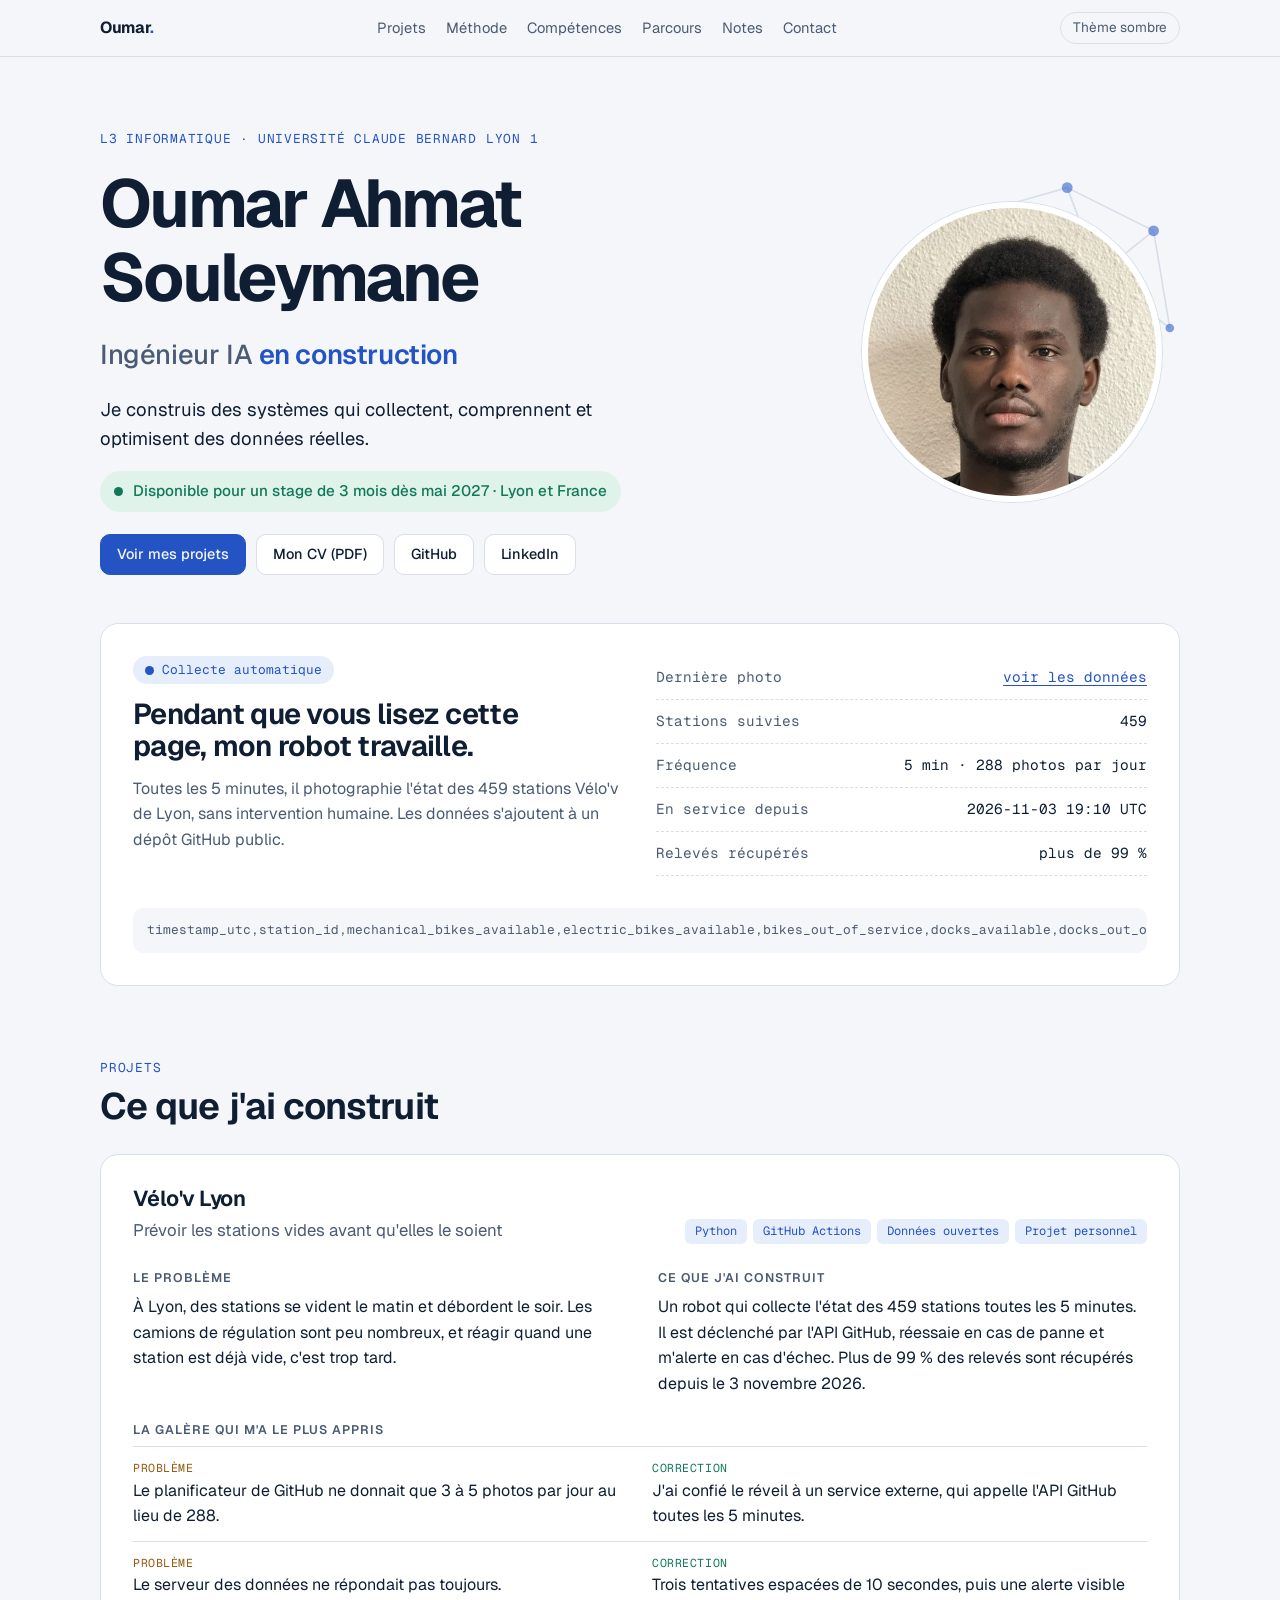
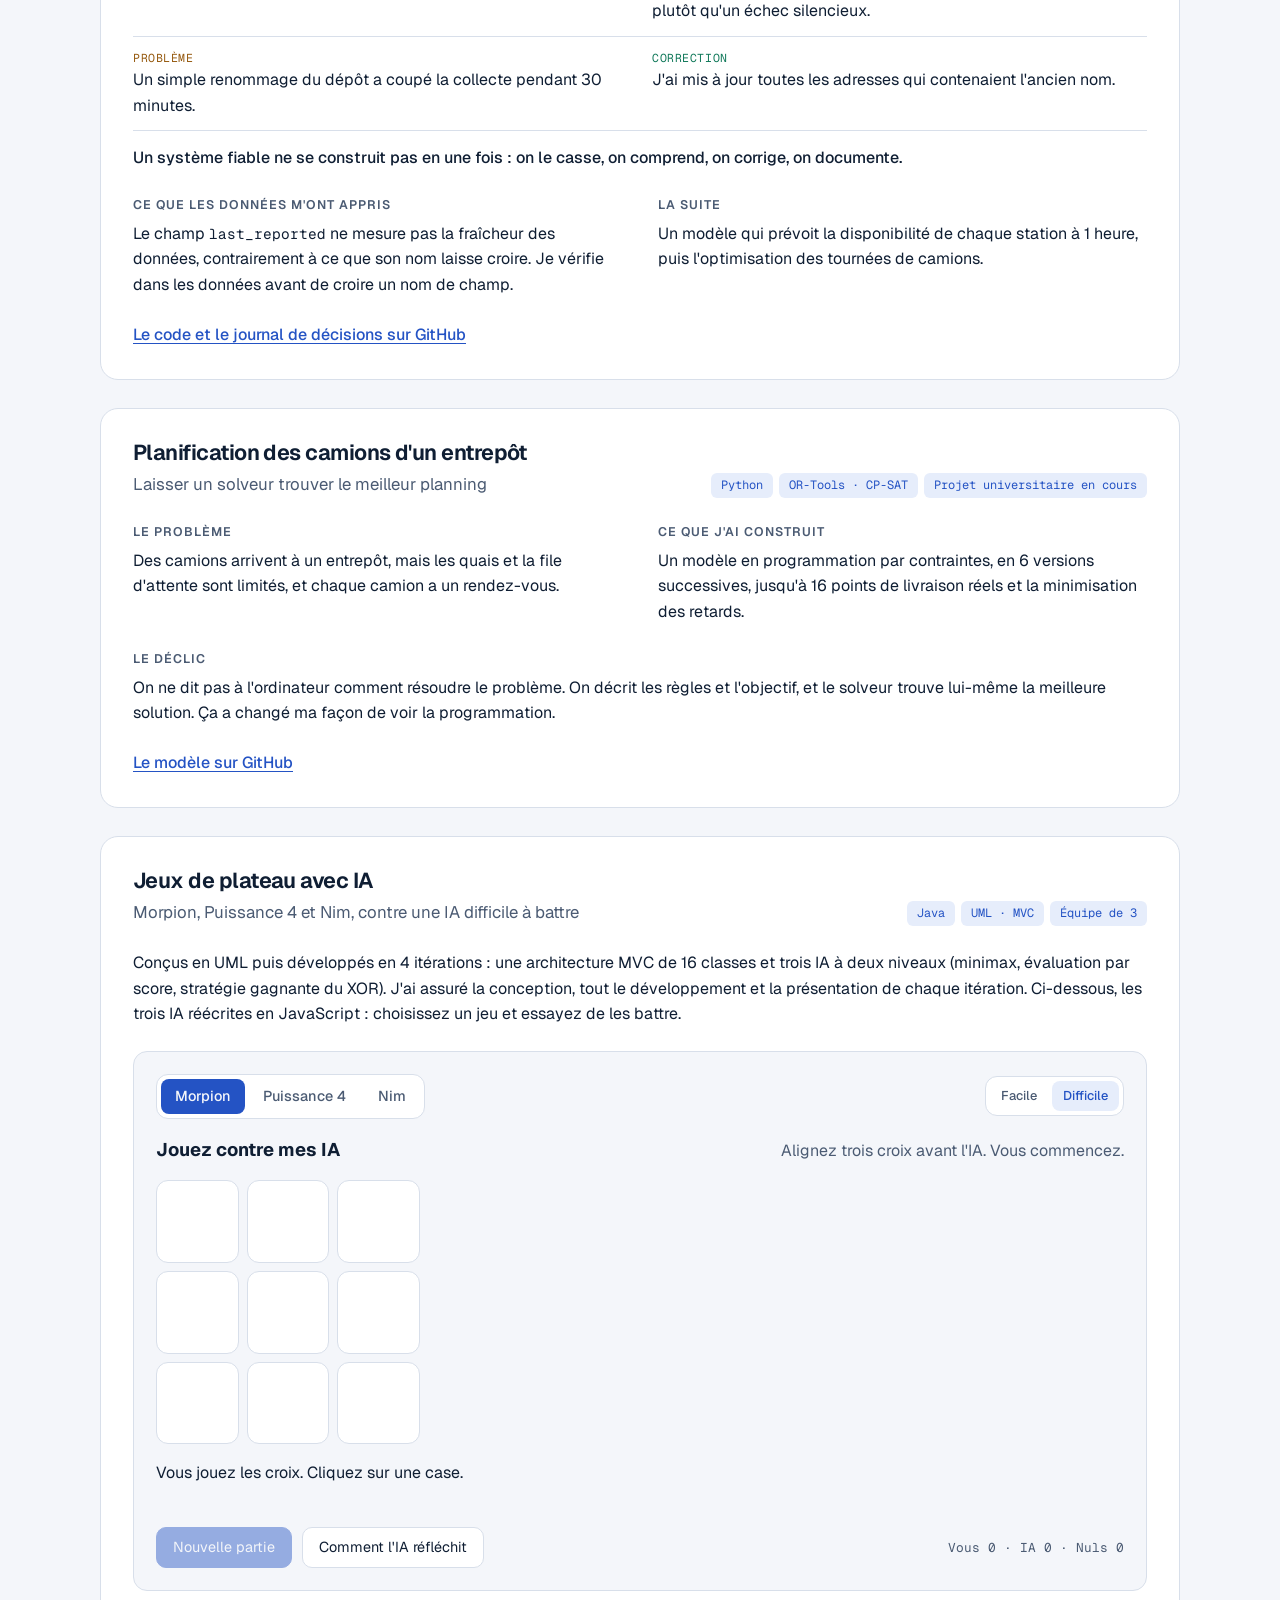
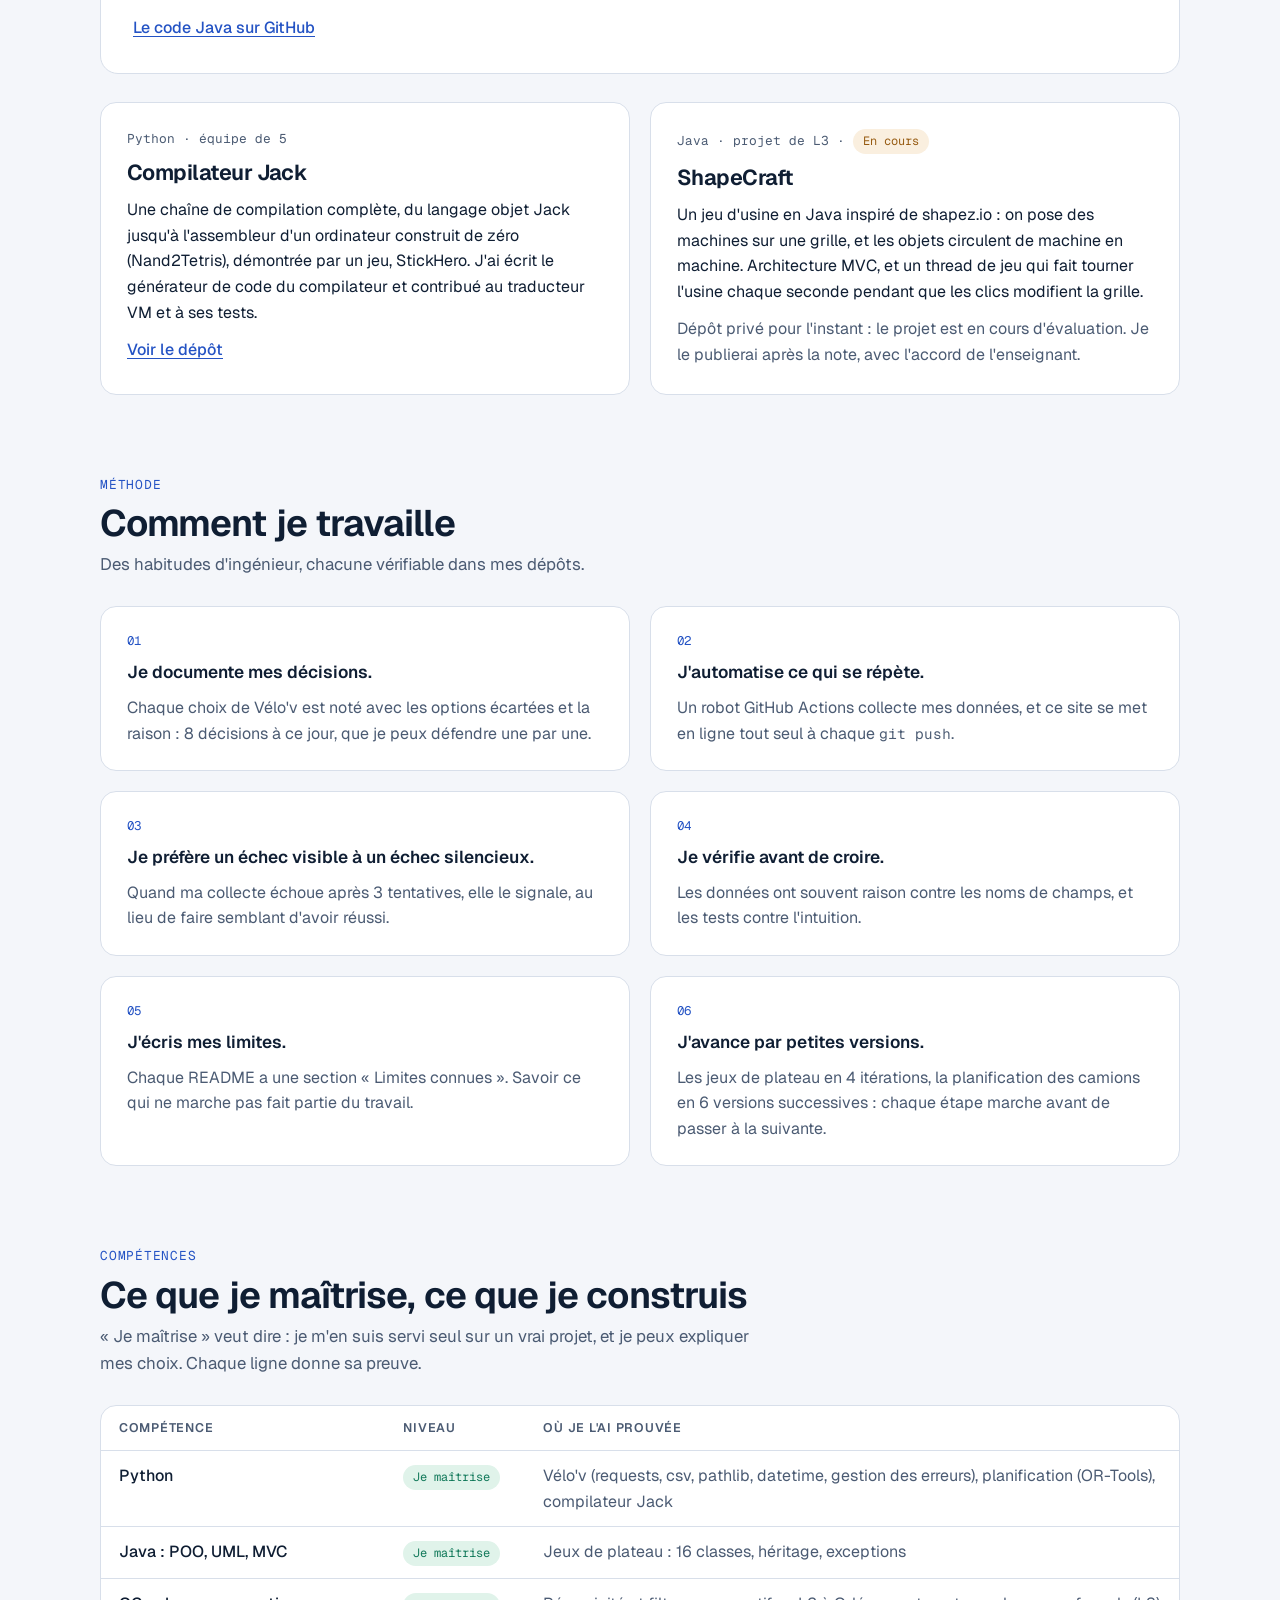
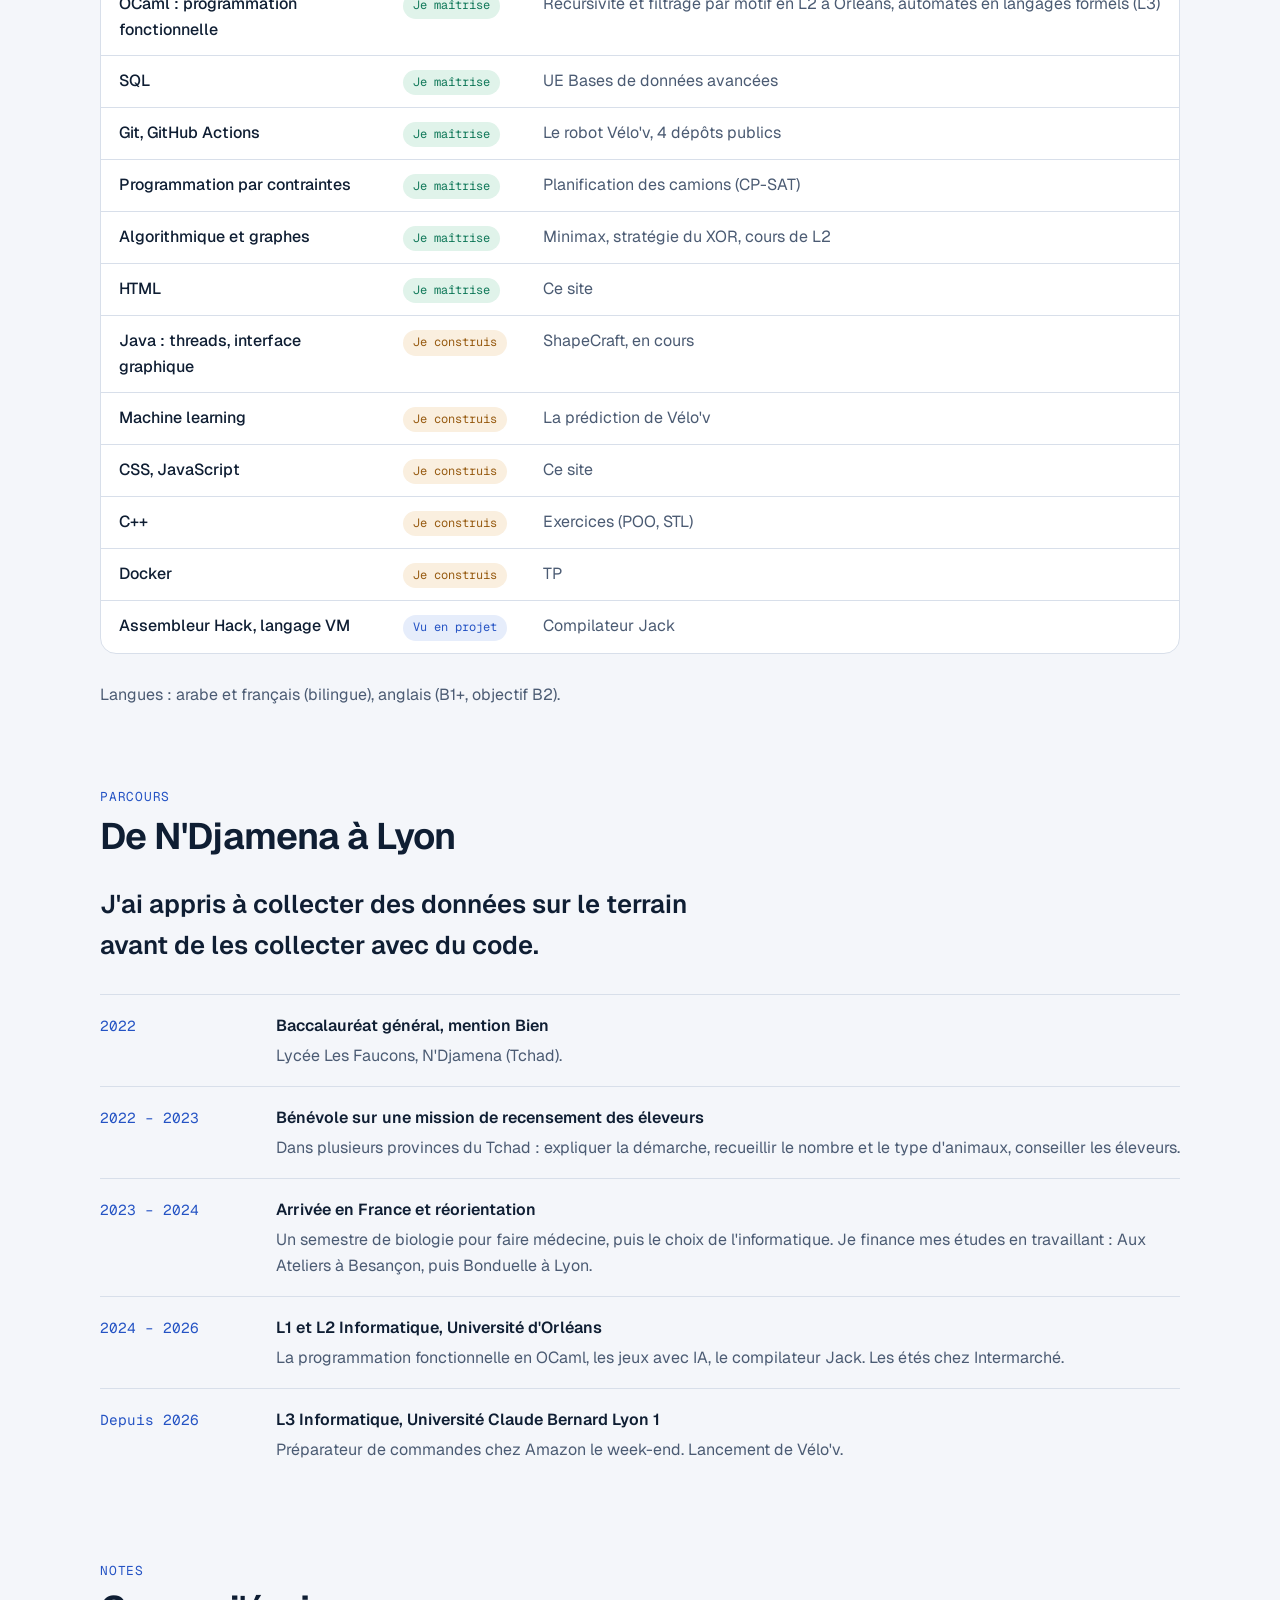
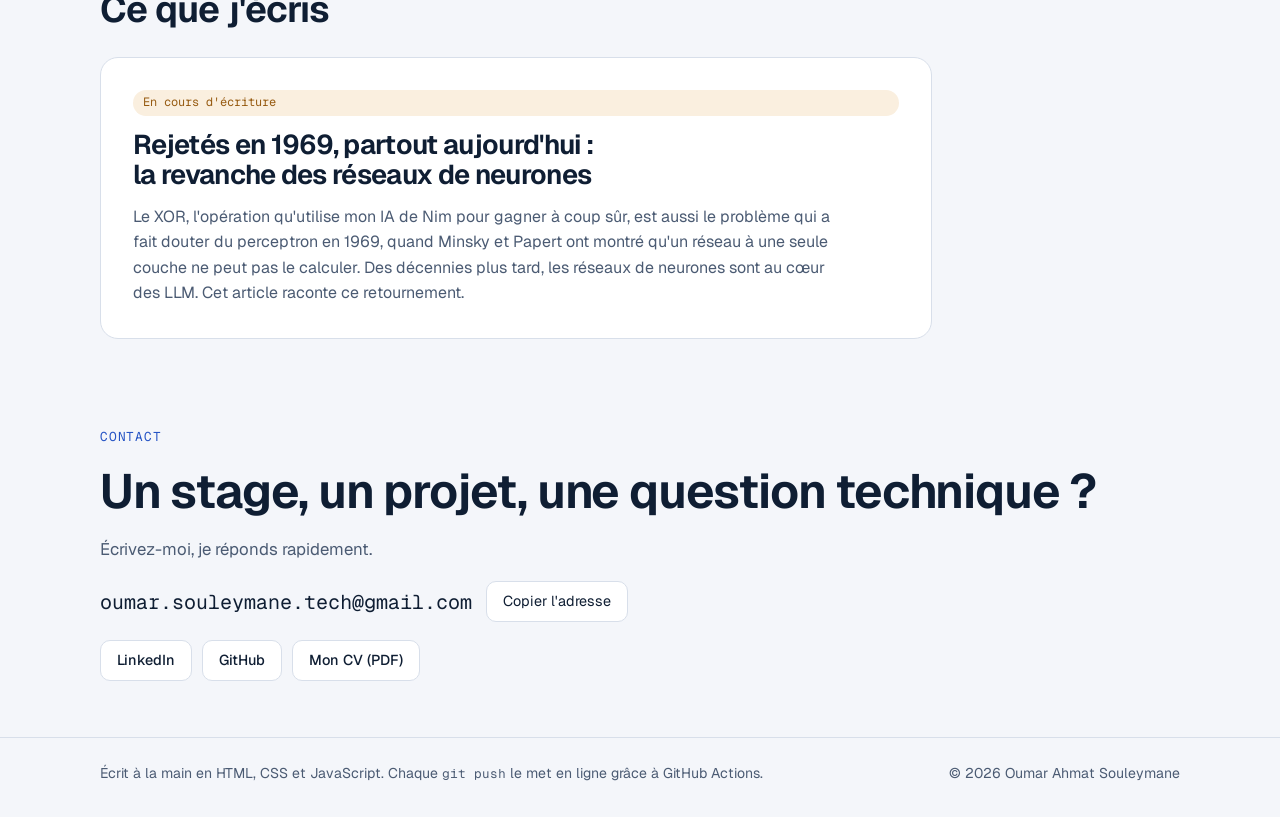
<file: public/index.html>
<!doctype html>
<html lang="fr">
<head>
<meta charset="utf-8">
<meta name="viewport" content="width=device-width, initial-scale=1, viewport-fit=cover">
<title>Oumar Ahmat Souleymane · Ingénieur IA en construction</title>
<link rel="canonical" href="https://oumar-souleymane.web.app/">
<meta property="og:type" content="profile">
<meta property="og:locale" content="fr_FR">
<meta property="og:site_name" content="Oumar Ahmat Souleymane">
<meta property="og:title" content="Oumar Ahmat Souleymane · Ingénieur IA en construction">
<meta property="og:description" content="Oumar Ahmat Souleymane, ingénieur IA en construction. Étudiant en L3 Informatique à Lyon 1, à la recherche d'un stage de 3 mois dès mai 2027.">
<meta property="og:url" content="https://oumar-souleymane.web.app/">
<meta property="og:image" content="https://oumar-souleymane.web.app/img/apercu.png">
<meta property="og:image:width" content="1200">
<meta property="og:image:height" content="630">
<meta property="og:image:alt" content="Oumar Ahmat Souleymane, ingénieur IA en construction">
<meta name="twitter:card" content="summary_large_image">
<script type="application/ld+json">
{
  "@context": "https://schema.org",
  "@type": "Person",
  "name": "Oumar Ahmat Souleymane",
  "alternateName": "Oumar Souleymane",
  "url": "https://oumar-souleymane.web.app/",
  "image": "https://oumar-souleymane.web.app/img/photo.jpg",
  "jobTitle": "Étudiant en L3 Informatique",
  "description": "Ingénieur IA en construction : je construis des systèmes qui collectent, comprennent et optimisent des données réelles.",
  "affiliation": {
    "@type": "CollegeOrUniversity",
    "name": "Université Claude Bernard Lyon 1"
  },
  "address": {
    "@type": "PostalAddress",
    "addressLocality": "Lyon",
    "addressCountry": "FR"
  },
  "knowsAbout": [
    "Python",
    "Java",
    "OCaml",
    "Intelligence artificielle",
    "Recherche opérationnelle",
    "GitHub Actions"
  ],
  "sameAs": [
    "https://github.com/S-oumar",
    "https://www.linkedin.com/in/oumar-ahmat-souleymane"
  ]
}
</script>
<meta name="description" content="Oumar Ahmat Souleymane, ingénieur IA en construction. Étudiant en L3 Informatique à Lyon 1, à la recherche d'un stage de 3 mois dès mai 2027.">
<link rel="preconnect" href="https://fonts.googleapis.com">
<link rel="preconnect" href="https://fonts.gstatic.com" crossorigin>
<link rel="stylesheet" href="https://fonts.googleapis.com/css2?family=Geist:wght@400..800&family=Geist+Mono:wght@400;500&display=swap">
<link rel="stylesheet" href="css/style.css">
<link rel="icon" href="img/favicon.svg" type="image/svg+xml">
</head>
<body>
<header class="topbar">
  <div class="wrap topbar-in">
    <a class="brand" href="#accueil">Oumar<span>.</span></a>
    <nav class="nav" aria-label="Sections">
      <a href="#projets">Projets</a>
      <a href="#methode">Méthode</a>
      <a href="#competences">Compétences</a>
      <a href="#parcours">Parcours</a>
      <a href="#notes">Notes</a>
      <a href="#contact">Contact</a>
    </nav>
    <button class="theme" type="button" id="theme">Thème sombre</button>
  </div>
</header>

<main>
  <section id="accueil" class="wrap hero">
    <div class="hero-text">
      <p class="eyebrow">L3 Informatique · Université Claude Bernard Lyon 1</p>
      <h1>Oumar Ahmat Souleymane</h1>
      <p class="role">Ingénieur IA <strong>en construction</strong></p>
      <p class="lead">Je construis des systèmes qui collectent, comprennent et optimisent des données réelles.</p>
      <p class="badge"><span class="dot" aria-hidden="true"></span>Disponible pour un stage de 3 mois dès mai 2027 · Lyon et France</p>
      <div class="actions">
        <a class="btn primary" href="#projets">Voir mes projets</a>
        <a class="btn" href="cv.pdf" target="_blank" rel="noopener">Mon CV (PDF)</a>
        <a class="btn" href="https://github.com/S-oumar" target="_blank" rel="noopener">GitHub</a>
        <a class="btn" href="https://www.linkedin.com/in/oumar-ahmat-souleymane" target="_blank" rel="noopener">LinkedIn</a>
      </div>
    </div>
    <figure class="portrait">
      <svg viewBox="0 0 200 200" aria-hidden="true">
        <g stroke="currentColor" stroke-width="1.5" fill="none">
          <line x1="20" y1="40" x2="90" y2="20"/><line x1="90" y1="20" x2="170" y2="60"/>
          <line x1="90" y1="20" x2="120" y2="100"/><line x1="170" y1="60" x2="120" y2="100"/>
          <line x1="20" y1="40" x2="60" y2="120"/><line x1="60" y1="120" x2="120" y2="100"/>
          <line x1="170" y1="60" x2="185" y2="150"/><line x1="120" y1="100" x2="185" y2="150"/>
        </g>
        <circle cx="20" cy="40" r="4"/><circle cx="90" cy="20" r="5"/><circle cx="170" cy="60" r="5"/>
        <circle cx="120" cy="100" r="6"/><circle cx="60" cy="120" r="4"/><circle cx="185" cy="150" r="4"/>
      </svg>
      <img src="img/photo.jpg" alt="Portrait d'Oumar Ahmat Souleymane" width="480" height="480">
    </figure>
  </section>

  <section id="direct" class="wrap" aria-labelledby="direct-titre">
    <div class="live">
      <div class="live-head">
        <span class="pill" id="live-pill"><span class="dot" aria-hidden="true"></span><span id="live-state">Collecte automatique</span></span>
        <h2 id="direct-titre">Pendant que vous lisez cette page, mon robot travaille.</h2>
        <p>Toutes les 5 minutes, il photographie l'état des 459 stations Vélo'v de Lyon, sans intervention humaine. Les données s'ajoutent à un dépôt GitHub public.</p>
      </div>
      <dl class="spec">
        <div><dt>Dernière photo</dt><dd id="last-shot"><a href="https://github.com/S-oumar/velo-v-lyon/tree/main/data" target="_blank" rel="noopener">voir les données</a></dd></div>
        <div><dt>Stations suivies</dt><dd>459</dd></div>
        <div><dt>Fréquence</dt><dd>5 min · 288 photos par jour</dd></div>
        <div><dt>En service depuis</dt><dd>2026-11-03 19:10 UTC</dd></div>
        <div><dt>Relevés récupérés</dt><dd>plus de 99 %</dd></div>
      </dl>
      <p class="csv" aria-label="En-tête des fichiers de données">timestamp_utc,station_id,mechanical_bikes_available,electric_bikes_available,bikes_out_of_service,docks_available,docks_out_of_service,can_rent,can_return,last_reported_utc</p>
    </div>
  </section>

  <section id="projets" class="wrap section">
    <header class="section-head">
      <p class="eyebrow">Projets</p>
      <h2>Ce que j'ai construit</h2>
    </header>

    <article class="case">
      <div class="case-head">
        <div>
          <h3>Vélo'v Lyon</h3>
          <p class="case-sub">Prévoir les stations vides avant qu'elles le soient</p>
        </div>
        <ul class="tags"><li>Python</li><li>GitHub Actions</li><li>Données ouvertes</li><li>Projet personnel</li></ul>
      </div>
      <div class="case-grid">
        <div>
          <h4>Le problème</h4>
          <p>À Lyon, des stations se vident le matin et débordent le soir. Les camions de régulation sont peu nombreux, et réagir quand une station est déjà vide, c'est trop tard.</p>
        </div>
        <div>
          <h4>Ce que j'ai construit</h4>
          <p>Un robot qui collecte l'état des 459 stations toutes les 5 minutes. Il est déclenché par l'API GitHub, réessaie en cas de panne et m'alerte en cas d'échec. Plus de 99 % des relevés sont récupérés depuis le 3 novembre 2026.</p>
        </div>
        <div class="wide">
          <h4>La galère qui m'a le plus appris</h4>
          <ul class="fixes">
            <li><p class="broke">Le planificateur de GitHub ne donnait que 3 à 5 photos par jour au lieu de 288.</p><p class="fixed">J'ai confié le réveil à un service externe, qui appelle l'API GitHub toutes les 5 minutes.</p></li>
            <li><p class="broke">Le serveur des données ne répondait pas toujours.</p><p class="fixed">Trois tentatives espacées de 10 secondes, puis une alerte visible plutôt qu'un échec silencieux.</p></li>
            <li><p class="broke">Un simple renommage du dépôt a coupé la collecte pendant 30 minutes.</p><p class="fixed">J'ai mis à jour toutes les adresses qui contenaient l'ancien nom.</p></li>
          </ul>
          <p class="takeaway">Un système fiable ne se construit pas en une fois&nbsp;: on le casse, on comprend, on corrige, on documente.</p>
        </div>
        <div>
          <h4>Ce que les données m'ont appris</h4>
          <p>Le champ <code>last_reported</code> ne mesure pas la fraîcheur des données, contrairement à ce que son nom laisse croire. Je vérifie dans les données avant de croire un nom de champ.</p>
        </div>
        <div>
          <h4>La suite</h4>
          <p>Un modèle qui prévoit la disponibilité de chaque station à 1 heure, puis l'optimisation des tournées de camions.</p>
        </div>
      </div>
      <a class="more" href="https://github.com/S-oumar/velo-v-lyon" target="_blank" rel="noopener">Le code et le journal de décisions sur GitHub</a>
    </article>

    <article class="case">
      <div class="case-head">
        <div>
          <h3>Planification des camions d'un entrepôt</h3>
          <p class="case-sub">Laisser un solveur trouver le meilleur planning</p>
        </div>
        <ul class="tags"><li>Python</li><li>OR-Tools · CP-SAT</li><li>Projet universitaire en cours</li></ul>
      </div>
      <div class="case-grid">
        <div>
          <h4>Le problème</h4>
          <p>Des camions arrivent à un entrepôt, mais les quais et la file d'attente sont limités, et chaque camion a un rendez-vous.</p>
        </div>
        <div>
          <h4>Ce que j'ai construit</h4>
          <p>Un modèle en programmation par contraintes, en 6 versions successives, jusqu'à 16 points de livraison réels et la minimisation des retards.</p>
        </div>
        <div class="wide">
          <h4>Le déclic</h4>
          <p>On ne dit pas à l'ordinateur comment résoudre le problème. On décrit les règles et l'objectif, et le solveur trouve lui-même la meilleure solution. Ça a changé ma façon de voir la programmation.</p>
        </div>
      </div>
      <a class="more" href="https://github.com/S-oumar/Optimisation-de-transport" target="_blank" rel="noopener">Le modèle sur GitHub</a>
    </article>

    <article class="case">
      <div class="case-head">
        <div>
          <h3>Jeux de plateau avec IA</h3>
          <p class="case-sub">Morpion, Puissance 4 et Nim, contre une IA difficile à battre</p>
        </div>
        <ul class="tags"><li>Java</li><li>UML · MVC</li><li>Équipe de 3</li></ul>
      </div>
      <p>Conçus en UML puis développés en 4 itérations&nbsp;: une architecture MVC de 16 classes et trois IA à deux niveaux (minimax, évaluation par score, stratégie gagnante du XOR). J'ai assuré la conception, tout le développement et la présentation de chaque itération. Ci-dessous, les trois IA réécrites en JavaScript&nbsp;: choisissez un jeu et essayez de les battre.</p>
      <div class="arcade" id="arcade">
        <div class="arcade-top">
          <div class="tabs" role="tablist" aria-label="Choisir un jeu">
            <button type="button" role="tab" id="tab-ttt" data-game="ttt" aria-controls="game-ttt" aria-selected="true">Morpion</button>
            <button type="button" role="tab" id="tab-c4" data-game="c4" aria-controls="game-c4" aria-selected="false" tabindex="-1">Puissance 4</button>
            <button type="button" role="tab" id="tab-nim" data-game="nim" aria-controls="game-nim" aria-selected="false" tabindex="-1">Nim</button>
          </div>
          <div class="level" role="group" aria-label="Niveau de l'IA">
            <button type="button" data-level="easy" aria-pressed="false">Facile</button>
            <button type="button" data-level="hard" aria-pressed="true">Difficile</button>
          </div>
        </div>
        <div class="arcade-head">
          <strong>Jouez contre mes IA</strong>
          <span class="muted" id="game-rule"></span>
        </div>
        <div class="board" id="game-ttt" role="tabpanel" aria-labelledby="tab-ttt"><div class="ttt" id="ttt"></div></div>
        <div class="board" id="game-c4" role="tabpanel" aria-labelledby="tab-c4" hidden><div class="c4" id="c4"></div></div>
        <div class="board" id="game-nim" role="tabpanel" aria-labelledby="tab-nim" hidden><div class="piles" id="piles"></div></div>
        <p class="game-status" id="game-status" aria-live="polite"></p>
        <div class="game-actions">
          <button class="btn primary" type="button" id="game-reset">Nouvelle partie</button>
          <button class="btn" type="button" id="game-why" aria-expanded="false" aria-controls="game-why-box">Comment l'IA réfléchit</button>
          <span class="game-score" id="game-score"></span>
        </div>
        <div class="why" id="game-why-box" hidden>
          <p id="why-text"></p>
          <div class="xor" id="nim-xor"><table><tbody id="xor-body"></tbody></table></div>
        </div>
      </div>
      <a class="more" href="https://github.com/S-oumar/jeux-de-plateau-ia" target="_blank" rel="noopener">Le code Java sur GitHub</a>
    </article>

    <div class="cards">
      <article class="card">
        <p class="meta">Python · équipe de 5</p>
        <h3>Compilateur Jack</h3>
        <p>Une chaîne de compilation complète, du langage objet Jack jusqu'à l'assembleur d'un ordinateur construit de zéro (Nand2Tetris), démontrée par un jeu, StickHero. J'ai écrit le générateur de code du compilateur et contribué au traducteur VM et à ses tests.</p>
        <a class="more" href="https://github.com/S-oumar/compilateur-jack" target="_blank" rel="noopener">Voir le dépôt</a>
      </article>
      <article class="card">
        <p class="meta">Java · projet de L3 · <span class="chip build">En cours</span></p>
        <h3>ShapeCraft</h3>
        <p>Un jeu d'usine en Java inspiré de shapez.io&nbsp;: on pose des machines sur une grille, et les objets circulent de machine en machine. Architecture MVC, et un thread de jeu qui fait tourner l'usine chaque seconde pendant que les clics modifient la grille.</p>
        <p class="muted">Dépôt privé pour l'instant : le projet est en cours d'évaluation. Je le publierai après la note, avec l'accord de l'enseignant.</p>
      </article>
    </div>
  </section>

  <section id="methode" class="wrap section">
    <header class="section-head">
      <p class="eyebrow">Méthode</p>
      <h2>Comment je travaille</h2>
      <p class="intro">Des habitudes d'ingénieur, chacune vérifiable dans mes dépôts.</p>
    </header>
    <ul class="principles">
      <li><strong>Je documente mes décisions.</strong><span>Chaque choix de Vélo'v est noté avec les options écartées et la raison&nbsp;: 8 décisions à ce jour, que je peux défendre une par une.</span></li>
      <li><strong>J'automatise ce qui se répète.</strong><span>Un robot GitHub Actions collecte mes données, et ce site se met en ligne tout seul à chaque <code>git push</code>.</span></li>
      <li><strong>Je préfère un échec visible à un échec silencieux.</strong><span>Quand ma collecte échoue après 3 tentatives, elle le signale, au lieu de faire semblant d'avoir réussi.</span></li>
      <li><strong>Je vérifie avant de croire.</strong><span>Les données ont souvent raison contre les noms de champs, et les tests contre l'intuition.</span></li>
      <li><strong>J'écris mes limites.</strong><span>Chaque README a une section «&nbsp;Limites connues&nbsp;». Savoir ce qui ne marche pas fait partie du travail.</span></li>
      <li><strong>J'avance par petites versions.</strong><span>Les jeux de plateau en 4 itérations, la planification des camions en 6 versions successives&nbsp;: chaque étape marche avant de passer à la suivante.</span></li>
    </ul>
  </section>

  <section id="competences" class="wrap section">
    <header class="section-head">
      <p class="eyebrow">Compétences</p>
      <h2>Ce que je maîtrise, ce que je construis</h2>
      <p class="intro">«&nbsp;Je maîtrise&nbsp;» veut dire&nbsp;: je m'en suis servi seul sur un vrai projet, et je peux expliquer mes choix. Chaque ligne donne sa preuve.</p>
    </header>
    <div class="table-box">
      <table class="skills">
        <thead><tr><th scope="col">Compétence</th><th scope="col">Niveau</th><th scope="col">Où je l'ai prouvée</th></tr></thead>
        <tbody>
          <tr><td>Python</td><td><span class="chip master">Je maîtrise</span></td><td>Vélo'v (requests, csv, pathlib, datetime, gestion des erreurs), planification (OR-Tools), compilateur Jack</td></tr>
          <tr><td>Java&nbsp;: POO, UML, MVC</td><td><span class="chip master">Je maîtrise</span></td><td>Jeux de plateau&nbsp;: 16 classes, héritage, exceptions</td></tr>
          <tr><td>OCaml&nbsp;: programmation fonctionnelle</td><td><span class="chip master">Je maîtrise</span></td><td>Récursivité et filtrage par motif en L2 à Orléans, automates en langages formels (L3)</td></tr>
          <tr><td>SQL</td><td><span class="chip master">Je maîtrise</span></td><td>UE Bases de données avancées</td></tr>
          <tr><td>Git, GitHub Actions</td><td><span class="chip master">Je maîtrise</span></td><td>Le robot Vélo'v, 4 dépôts publics</td></tr>
          <tr><td>Programmation par contraintes</td><td><span class="chip master">Je maîtrise</span></td><td>Planification des camions (CP-SAT)</td></tr>
          <tr><td>Algorithmique et graphes</td><td><span class="chip master">Je maîtrise</span></td><td>Minimax, stratégie du XOR, cours de L2</td></tr>
          <tr><td>HTML</td><td><span class="chip master">Je maîtrise</span></td><td>Ce site</td></tr>
          <tr><td>Java&nbsp;: threads, interface graphique</td><td><span class="chip build">Je construis</span></td><td>ShapeCraft, en cours</td></tr>
          <tr><td>Machine learning</td><td><span class="chip build">Je construis</span></td><td>La prédiction de Vélo'v</td></tr>
          <tr><td>CSS, JavaScript</td><td><span class="chip build">Je construis</span></td><td>Ce site</td></tr>
          <tr><td>C++</td><td><span class="chip build">Je construis</span></td><td>Exercices (POO, STL)</td></tr>
          <tr><td>Docker</td><td><span class="chip build">Je construis</span></td><td>TP</td></tr>
          <tr><td>Assembleur Hack, langage VM</td><td><span class="chip seen">Vu en projet</span></td><td>Compilateur Jack</td></tr>
        </tbody>
      </table>
    </div>
    <p class="langs">Langues&nbsp;: arabe et français (bilingue), anglais (B1+, objectif B2).</p>
  </section>

  <section id="parcours" class="wrap section">
    <header class="section-head">
      <p class="eyebrow">Parcours</p>
      <h2>De N'Djamena à Lyon</h2>
    </header>
    <p class="quote">J'ai appris à collecter des données sur le terrain avant de les collecter avec du code.</p>
    <ol class="timeline">
      <li><span class="when">2022</span><div class="what"><strong>Baccalauréat général, mention Bien</strong><span>Lycée Les Faucons, N'Djamena (Tchad).</span></div></li>
      <li><span class="when">2022 – 2023</span><div class="what"><strong>Bénévole sur une mission de recensement des éleveurs</strong><span>Dans plusieurs provinces du Tchad&nbsp;: expliquer la démarche, recueillir le nombre et le type d'animaux, conseiller les éleveurs.</span></div></li>
      <li><span class="when">2023 – 2024</span><div class="what"><strong>Arrivée en France et réorientation</strong><span>Un semestre de biologie pour faire médecine, puis le choix de l'informatique. Je finance mes études en travaillant&nbsp;: Aux Ateliers à Besançon, puis Bonduelle à Lyon.</span></div></li>
      <li><span class="when">2024 – 2026</span><div class="what"><strong>L1 et L2 Informatique, Université d'Orléans</strong><span>La programmation fonctionnelle en OCaml, les jeux avec IA, le compilateur Jack. Les étés chez Intermarché.</span></div></li>
      <li><span class="when">Depuis 2026</span><div class="what"><strong>L3 Informatique, Université Claude Bernard Lyon 1</strong><span>Préparateur de commandes chez Amazon le week-end. Lancement de Vélo'v.</span></div></li>
    </ol>
  </section>

  <section id="notes" class="wrap section">
    <header class="section-head">
      <p class="eyebrow">Notes</p>
      <h2>Ce que j'écris</h2>
    </header>
    <article class="note">
      <span class="chip build">En cours d'écriture</span>
      <h3>Rejetés en 1969, partout aujourd'hui&nbsp;: la revanche des réseaux de neurones</h3>
      <p>Le XOR, l'opération qu'utilise mon IA de Nim pour gagner à coup sûr, est aussi le problème qui a fait douter du perceptron en 1969, quand Minsky et Papert ont montré qu'un réseau à une seule couche ne peut pas le calculer. Des décennies plus tard, les réseaux de neurones sont au cœur des LLM. Cet article raconte ce retournement.</p>
    </article>
  </section>

  <section id="contact" class="wrap contact">
    <p class="eyebrow">Contact</p>
    <h2>Un stage, un projet, une question technique&nbsp;?</h2>
    <p class="intro">Écrivez-moi, je réponds rapidement.</p>
    <div class="mail">
      <code id="mail">oumar.souleymane.tech@gmail.com</code>
      <button class="btn" type="button" id="copy-mail">Copier l'adresse</button>
    </div>
    <div class="links">
      <a class="btn" href="https://www.linkedin.com/in/oumar-ahmat-souleymane" target="_blank" rel="noopener">LinkedIn</a>
      <a class="btn" href="https://github.com/S-oumar" target="_blank" rel="noopener">GitHub</a>
      <a class="btn" href="cv.pdf" target="_blank" rel="noopener">Mon CV (PDF)</a>
    </div>
  </section>
</main>

<footer>
  <div class="wrap">
    <span>Écrit à la main en HTML, CSS et JavaScript. Chaque <code>git push</code> le met en ligne grâce à GitHub Actions.</span>
    <span>© 2026 Oumar Ahmat Souleymane</span>
  </div>
</footer>

<script src="js/main.js"></script>
</body>
</html>
</file>
<file: public/css/style.css>
/* Base : ce que le navigateur ne fait pas tout seul. */
*, *::before, *::after { box-sizing: border-box; }
:root { color-scheme: light; }
body { margin: 0; }
img { max-width: 100%; }
[hidden] { display: none !important; }
/* Mise en page : une colonne de lecture (1120 px max), en-tête collant, le robot Vélo'v en fiche technique juste sous l'accueil, puis les preuves du plus fort au plus personnel. */
:root {
  --bg: #f4f6fa;
  --surface: #ffffff;
  --ink: #0f1e33;
  --muted: #4b5b73;
  --line: #d8dfea;
  --accent: #2453c4;
  --accent-soft: #e6edfb;
  --live: #11795a;
  --live-soft: #e0f3ea;
  --build: #965a10;
  --build-soft: #faefdf;
  --ai: #d2690f;
  --header: rgba(244, 246, 250, 0.88);
  --display: "Geist", system-ui, -apple-system, "Segoe UI", Roboto, sans-serif;
  --body: "Geist", system-ui, -apple-system, "Segoe UI", Roboto, sans-serif;
  --mono: "Geist Mono", ui-monospace, "SFMono-Regular", Menlo, Consolas, monospace;
}
@media (prefers-color-scheme: dark) {
  :root:not([data-theme="light"]) {
    --bg: #0b1626; --surface: #102036; --ink: #e7edf7; --muted: #9db0c9; --line: #22354f;
    --accent: #7fb2ff; --accent-soft: #16294a; --live: #4fd1a1; --live-soft: #0f3328;
    --build: #f0b35b; --build-soft: #35260f; --ai: #f0b35b; --header: rgba(11, 22, 38, 0.88);
    color-scheme: dark;
  }
}
:root[data-theme="dark"] {
  --bg: #0b1626; --surface: #102036; --ink: #e7edf7; --muted: #9db0c9; --line: #22354f;
  --accent: #7fb2ff; --accent-soft: #16294a; --live: #4fd1a1; --live-soft: #0f3328;
  --build: #f0b35b; --build-soft: #35260f; --ai: #f0b35b; --header: rgba(11, 22, 38, 0.88);
  color-scheme: dark;
}

html { scroll-behavior: smooth; scroll-padding-top: 72px; }
main { overflow-x: clip; }
body { background: var(--bg); color: var(--ink); font-family: var(--body); font-size: 16px; line-height: 1.6; }
body::before { content: ""; position: fixed; inset: 0 0 auto; height: env(safe-area-inset-top, 0px); z-index: 10; background: var(--bg); }
a { color: var(--accent); text-underline-offset: 3px; }
a:focus-visible, button:focus-visible { outline: 2px solid var(--accent); outline-offset: 3px; border-radius: 6px; }
h1, h2, h3 { font-family: var(--display); font-weight: 650; line-height: 1.1; letter-spacing: -0.025em; text-wrap: balance; margin: 0; }
h2 { font-size: clamp(1.6rem, 1.2rem + 1.6vw, 2.3rem); }
h3 { font-size: 1.35rem; }
h4 { font-family: var(--body); font-size: 0.78rem; font-weight: 600; letter-spacing: 0.08em; text-transform: uppercase; color: var(--muted); margin: 0 0 6px; }
p { margin: 0; }
code, .mono { font-family: var(--mono); font-size: 0.9em; }

.wrap { max-width: 1120px; margin-inline: auto; padding-left: max(20px, env(safe-area-inset-left, 0px)); padding-right: max(20px, env(safe-area-inset-right, 0px)); }
.section { padding-block: 72px 8px; display: grid; gap: 28px; }
.section-head { display: grid; gap: 8px; max-width: 46rem; }
.eyebrow { font-family: var(--mono); font-size: 0.8rem; letter-spacing: 0.06em; text-transform: uppercase; color: var(--accent); }
.intro { color: var(--muted); font-size: 1.05rem; max-width: 42rem; }

/* En-tête */
.topbar { position: sticky; top: env(safe-area-inset-top, 0px); z-index: 20; background: var(--header); backdrop-filter: blur(10px); -webkit-backdrop-filter: blur(10px); border-bottom: 1px solid var(--line); }
.topbar-in { display: flex; align-items: center; justify-content: space-between; gap: 16px; padding-block: 12px; }
.brand { font-family: var(--display); font-weight: 700; color: var(--ink); text-decoration: none; letter-spacing: -0.02em; white-space: nowrap; }
.brand span { color: var(--accent); }
.nav { display: flex; gap: 20px; overflow-x: auto; min-width: 0; scrollbar-width: none; }
.nav::-webkit-scrollbar { display: none; }
.nav a { color: var(--muted); text-decoration: none; font-size: 0.92rem; white-space: nowrap; padding-block: 4px; }
.nav a:hover { color: var(--ink); }
.nav a[aria-current="true"] { color: var(--ink); box-shadow: inset 0 -2px 0 var(--accent); }
.theme { flex: none; font: inherit; font-size: 0.85rem; color: var(--muted); background: none; border: 1px solid var(--line); border-radius: 999px; padding: 4px 12px; cursor: pointer; white-space: nowrap; }
.theme:hover { color: var(--ink); border-color: var(--accent); }

/* Accueil */
.hero { display: grid; grid-template-columns: minmax(0, 1.35fr) minmax(0, 0.65fr); gap: 48px; align-items: center; padding-block: 72px 48px; }
.hero-text { display: grid; gap: 18px; min-width: 0; }
.hero h1 { font-size: clamp(2.4rem, 1.4rem + 3.8vw, 4.2rem); font-weight: 700; letter-spacing: -0.04em; }
.role { font-family: var(--display); font-weight: 500; letter-spacing: -0.015em; font-size: clamp(1.25rem, 1rem + 1vw, 1.7rem); color: var(--muted); }
.role strong { color: var(--accent); font-weight: 600; }
.lead { font-size: 1.15rem; max-width: 36rem; }
.badge { display: inline-flex; align-items: center; gap: 10px; justify-self: start; padding: 8px 14px; border-radius: 999px; background: var(--live-soft); color: var(--live); font-weight: 500; font-size: 0.95rem; }
.dot { width: 9px; height: 9px; border-radius: 50%; background: currentColor; flex: none; box-shadow: 0 0 0 0 currentColor; animation: pulse 2.4s ease-out infinite; }
@keyframes pulse { 0% { box-shadow: 0 0 0 0 color-mix(in srgb, currentColor 55%, transparent); } 70%, 100% { box-shadow: 0 0 0 9px transparent; } }
.actions { display: flex; flex-wrap: wrap; gap: 10px; margin-top: 4px; }
.btn { display: inline-flex; align-items: center; padding: 10px 18px; border-radius: 10px; border: 1px solid var(--line); background: var(--surface); color: var(--ink); text-decoration: none; font-weight: 500; font-size: 0.95rem; }
.btn:hover { border-color: var(--accent); }
.btn.primary { background: var(--accent); border-color: var(--accent); color: var(--bg); }
.portrait { margin: 0; position: relative; justify-self: center; width: min(100%, 300px); }
.portrait img { display: block; width: 100%; height: auto; aspect-ratio: 1; object-fit: cover; border-radius: 50%; border: 6px solid var(--surface); box-shadow: 0 0 0 1px var(--line); position: relative; z-index: 1; }
.portrait svg { position: absolute; inset: -12% -8% auto auto; width: 72%; z-index: 0; color: var(--line); }
.portrait svg circle { fill: var(--accent); opacity: 0.55; }

/* Robot en direct */
.live { display: grid; grid-template-columns: minmax(0, 1fr) minmax(0, 1fr); gap: 32px; padding: 32px; border-radius: 18px; background: var(--surface); border: 1px solid var(--line); }
.live-head { display: grid; gap: 14px; align-content: start; min-width: 0; }
.pill { display: inline-flex; align-items: center; gap: 8px; justify-self: start; padding: 4px 12px; border-radius: 999px; font-family: var(--mono); font-size: 0.8rem; background: var(--accent-soft); color: var(--accent); }
.pill[data-state="live"] { background: var(--live-soft); color: var(--live); }
.live-head h2 { font-size: clamp(1.35rem, 1.1rem + 1vw, 1.8rem); }
.live-head p { color: var(--muted); }
.spec { margin: 0; display: grid; gap: 0; font-family: var(--mono); font-size: 0.9rem; min-width: 0; }
.spec div { display: flex; justify-content: space-between; gap: 16px; padding-block: 10px; border-bottom: 1px dashed var(--line); }
.spec dt { color: var(--muted); }
.spec dd { margin: 0; text-align: right; font-variant-numeric: tabular-nums; }
.csv { grid-column: 1 / -1; overflow-x: auto; padding: 12px 14px; border-radius: 10px; background: var(--bg); font-family: var(--mono); font-size: 0.8rem; color: var(--muted); white-space: nowrap; }

/* Projets */
.case { display: grid; gap: 24px; padding: 32px; border-radius: 18px; background: var(--surface); border: 1px solid var(--line); }
.case-head { display: flex; flex-wrap: wrap; justify-content: space-between; align-items: flex-end; gap: 12px 24px; }
.case-head > div { display: grid; gap: 6px; min-width: 0; }
.case-sub { color: var(--muted); font-size: 1.05rem; }
.tags { list-style: none; margin: 0; padding: 0; display: flex; flex-wrap: wrap; gap: 6px; }
.tags li { font-family: var(--mono); font-size: 0.75rem; padding: 3px 10px; border-radius: 6px; background: var(--accent-soft); color: var(--accent); }
.case-grid { display: grid; grid-template-columns: repeat(2, minmax(0, 1fr)); gap: 24px 36px; }
.case-grid > div { min-width: 0; }
.case-grid .wide { grid-column: 1 / -1; }
.fixes { margin: 6px 0 0; padding: 0; list-style: none; display: grid; gap: 0; border-top: 1px solid var(--line); }
.fixes li { display: grid; grid-template-columns: minmax(0, 1fr) minmax(0, 1fr); gap: 24px; padding-block: 12px; border-bottom: 1px solid var(--line); }
.fixes .broke::before { content: "Problème"; display: block; font-family: var(--mono); font-size: 0.72rem; color: var(--build); letter-spacing: 0.05em; text-transform: uppercase; }
.fixes .fixed::before { content: "Correction"; display: block; font-family: var(--mono); font-size: 0.72rem; color: var(--live); letter-spacing: 0.05em; text-transform: uppercase; }
.takeaway { margin-top: 14px; font-weight: 500; }
.more { font-weight: 500; justify-self: start; }
.cards { display: grid; grid-template-columns: repeat(2, minmax(0, 1fr)); gap: 20px; }
.card { display: grid; gap: 12px; align-content: start; padding: 26px; border-radius: 16px; background: var(--surface); border: 1px solid var(--line); min-width: 0; }
.card .meta { font-family: var(--mono); font-size: 0.8rem; color: var(--muted); }
.wip { display: flex; flex-wrap: wrap; align-items: baseline; gap: 6px 12px; padding: 18px 22px; border-radius: 14px; border: 1px dashed var(--line); color: var(--muted); }
.wip strong { color: var(--ink); }

/* Méthode */
.principles { list-style: none; margin: 0; padding: 0; display: grid; grid-template-columns: repeat(2, minmax(0, 1fr)); gap: 20px; counter-reset: principe; }
.principles li { display: grid; gap: 8px; align-content: start; padding: 24px 26px; border-radius: 16px; background: var(--surface); border: 1px solid var(--line); counter-increment: principe; }
.principles li::before { content: "0" counter(principe); font-family: var(--mono); font-size: 0.78rem; color: var(--accent); }
.principles strong { font-family: var(--display); font-weight: 600; font-size: 1.08rem; }
.principles span { color: var(--muted); }

/* Compétences */
.table-box { overflow-x: auto; border-radius: 16px; border: 1px solid var(--line); background: var(--surface); }
.skills { width: 100%; border-collapse: collapse; min-width: 560px; }
.skills th, .skills td { text-align: left; padding: 12px 18px; border-bottom: 1px solid var(--line); vertical-align: top; }
.skills th { font-size: 0.78rem; font-weight: 600; letter-spacing: 0.06em; text-transform: uppercase; color: var(--muted); }
.skills tr:last-child td { border-bottom: 0; }
.skills td:first-child { font-weight: 500; }
.skills td:last-child { color: var(--muted); }
.chip { display: inline-block; white-space: nowrap; font-family: var(--mono); font-size: 0.75rem; padding: 3px 10px; border-radius: 999px; }
.chip.master { background: var(--live-soft); color: var(--live); }
.chip.build { background: var(--build-soft); color: var(--build); }
.chip.seen { background: var(--accent-soft); color: var(--accent); }
.langs { color: var(--muted); }

/* Parcours */
.quote { font-family: var(--display); font-weight: 600; font-size: clamp(1.2rem, 1rem + 0.9vw, 1.6rem); max-width: 40rem; }
.timeline { list-style: none; margin: 0; padding: 0; display: grid; gap: 0; }
.timeline li { display: grid; grid-template-columns: 9.5rem minmax(0, 1fr); gap: 24px; padding-block: 18px; border-top: 1px solid var(--line); }
.timeline .when { font-family: var(--mono); font-size: 0.9rem; color: var(--accent); font-variant-numeric: tabular-nums; padding-top: 2px; }
.timeline .what { display: grid; gap: 4px; }
.timeline .what strong { font-weight: 600; }
.timeline .what span { color: var(--muted); }

/* Notes */
.note { display: grid; gap: 14px; padding: 32px; border-radius: 18px; background: var(--surface); border: 1px solid var(--line); max-width: 52rem; }
.note h3 { font-size: clamp(1.3rem, 1.1rem + 0.8vw, 1.7rem); }
.note p { color: var(--muted); max-width: 44rem; }

/* Contact */
.contact { display: grid; gap: 18px; padding-block: 80px 56px; }
.contact h2 { font-size: clamp(1.9rem, 1.3rem + 2.4vw, 3rem); }
.mail { display: flex; flex-wrap: wrap; align-items: center; gap: 10px 14px; }
.mail code { font-size: clamp(1rem, 0.9rem + 0.5vw, 1.25rem); color: var(--ink); user-select: all; overflow-wrap: anywhere; }
button.btn { font: inherit; font-size: 0.9rem; cursor: pointer; }
.links { display: flex; flex-wrap: wrap; gap: 10px; }
footer { border-top: 1px solid var(--line); }
footer .wrap { display: flex; flex-wrap: wrap; justify-content: space-between; gap: 8px 24px; padding-block: 24px 32px; color: var(--muted); font-size: 0.88rem; }

/* Les trois jeux */
.arcade { display: grid; gap: 16px; padding: 22px; border-radius: 14px; background: var(--bg); border: 1px solid var(--line); }
.arcade-top { display: flex; flex-wrap: wrap; justify-content: space-between; align-items: center; gap: 12px; }
.tabs, .level { display: inline-flex; gap: 4px; padding: 4px; border-radius: 12px; background: var(--surface); border: 1px solid var(--line); }
.tabs button, .level button { font: inherit; font-size: 0.9rem; font-weight: 500; white-space: nowrap; padding: 6px 14px; border: 0; border-radius: 8px; background: none; color: var(--muted); cursor: pointer; }
.level button { font-size: 0.8rem; padding: 5px 11px; }
.tabs button:hover, .level button:hover { color: var(--ink); }
.tabs button[aria-selected="true"] { background: var(--accent); color: var(--bg); }
.level button[aria-pressed="true"] { background: var(--accent-soft); color: var(--accent); }
.arcade-head { display: flex; flex-wrap: wrap; justify-content: space-between; align-items: baseline; gap: 4px 16px; }
.arcade-head strong { font-family: var(--display); font-size: 1.15rem; }
.board { min-width: 0; }
.ttt { display: grid; grid-template-columns: repeat(3, minmax(0, 1fr)); gap: 8px; width: min(100%, 264px); }
.cell { aspect-ratio: 1; padding: 14px; border-radius: 12px; border: 1px solid var(--line); background: var(--surface); color: var(--ink); cursor: pointer; }
.cell:hover:not(:disabled) { border-color: var(--accent); }
.cell:disabled { cursor: default; }
.cell svg { display: block; width: 100%; height: 100%; fill: none; stroke: currentColor; stroke-width: 4; stroke-linecap: round; }
.cell.you { color: var(--accent); }
.cell.ai { color: var(--ai); }
.cell.win { background: var(--accent-soft); border-color: var(--accent); }
.c4 { display: grid; grid-template-columns: repeat(7, minmax(0, 1fr)); gap: 4px; width: min(100%, 420px); padding: 8px; border-radius: 14px; background: var(--surface); border: 1px solid var(--line); }
.col { display: grid; gap: 4px; padding: 3px; border: 0; border-radius: 10px; background: none; cursor: pointer; }
.col:hover:not(:disabled) { background: var(--accent-soft); }
.col:disabled { cursor: default; }
.slot { display: block; aspect-ratio: 1; border-radius: 50%; background: var(--bg); box-shadow: inset 0 1px 2px rgba(0, 0, 0, 0.18); }
.slot.you { background: var(--accent); box-shadow: none; }
.slot.ai { background: var(--ai); box-shadow: none; }
.slot.last { box-shadow: 0 0 0 2px var(--surface), 0 0 0 4px var(--muted); }
.slot.win { box-shadow: 0 0 0 2px var(--surface), 0 0 0 4px var(--ink); }
.piles { display: grid; gap: 10px; }
.pile { display: grid; grid-template-columns: 4.5rem minmax(0, 1fr); align-items: center; gap: 12px; }
.pile-label { font-family: var(--mono); font-size: 0.78rem; color: var(--muted); }
.matches { display: flex; flex-wrap: wrap; gap: 8px; min-height: 44px; align-items: center; }
.match { width: 14px; height: 44px; padding: 0; border: 0; border-radius: 7px; cursor: pointer; background: linear-gradient(to bottom, var(--build) 0 22%, var(--ink) 22% 100%); opacity: 0.9; transition: transform 0.15s, opacity 0.15s; }
.match:hover, .match.lift { transform: translateY(-4px); opacity: 1; }
.match:disabled { cursor: default; transform: none; }
.empty { font-family: var(--mono); font-size: 0.78rem; color: var(--muted); }
.game-status { margin: 0; min-height: 3.2em; }
.game-actions { display: flex; flex-wrap: wrap; align-items: center; gap: 10px; }
.game-score { margin-left: auto; font-family: var(--mono); font-size: 0.8rem; color: var(--muted); }
.btn { display: inline-flex; align-items: center; padding: 8px 16px; border-radius: 10px; border: 1px solid var(--line); background: var(--surface); color: var(--ink); font: inherit; font-size: 0.9rem; font-weight: 500; cursor: pointer; text-decoration: none; }
.btn:hover { border-color: var(--accent); }
.btn.primary { background: var(--accent); border-color: var(--accent); color: var(--bg); }
.btn:disabled { opacity: 0.45; cursor: default; }
.why { display: grid; gap: 10px; padding: 14px 16px; border-radius: 12px; background: var(--surface); border: 1px solid var(--line); }
.why p { margin: 0; color: var(--muted); max-width: 68ch; }
.xor { overflow-x: auto; }
.xor table { border-collapse: collapse; font-family: var(--mono); font-size: 0.82rem; font-variant-numeric: tabular-nums; }
.xor td { padding: 3px 14px 3px 0; color: var(--muted); }
.xor tr.sum td { color: var(--ink); border-top: 1px solid var(--line); padding-top: 6px; font-weight: 500; }

.muted { color: var(--muted); }

@media (max-width: 820px) {
  .principles { grid-template-columns: minmax(0, 1fr); }
  .pile { grid-template-columns: 3.4rem minmax(0, 1fr); }
  .arcade { padding: 16px; }
  .tabs { display: grid; grid-template-columns: repeat(3, minmax(0, 1fr)); width: 100%; }
  .tabs button { padding: 6px 4px; font-size: 0.85rem; }
  .game-score { margin-left: 0; width: 100%; }
  .hero { grid-template-columns: minmax(0, 1fr); gap: 32px; padding-block: 44px 32px; }
  .portrait { order: -1; width: min(60%, 200px); justify-self: start; }
  .portrait svg { display: none; }
  .live, .case-grid, .cards { grid-template-columns: minmax(0, 1fr); }
  .live, .case, .note { padding: 22px; }
  .fixes li { grid-template-columns: minmax(0, 1fr); gap: 6px; }
  .timeline li { grid-template-columns: minmax(0, 1fr); gap: 4px; }
  .section { padding-block: 56px 4px; }
}
@media (prefers-reduced-motion: reduce) {
  html { scroll-behavior: auto; }
  .dot { animation: none; }
}
</file>
